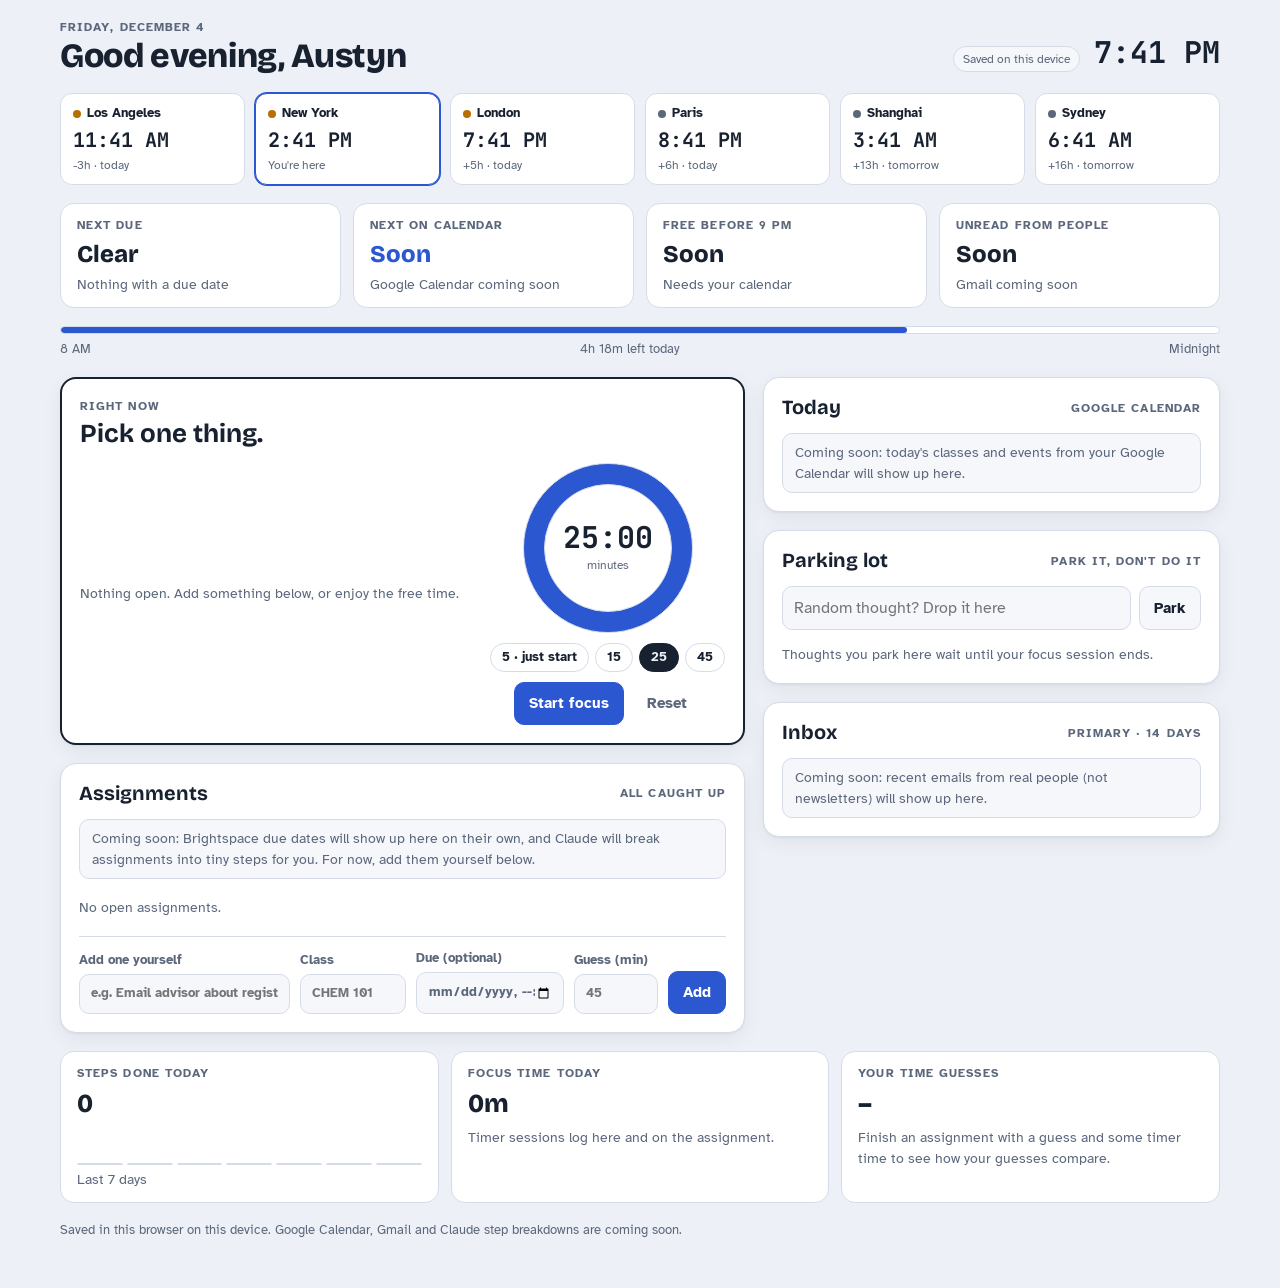
<file: index.html>
<!doctype html>
<html lang="en">
<head>
<meta charset="utf-8">
<meta name="viewport" content="width=device-width,initial-scale=1,viewport-fit=cover">
<title>Trackr</title>
<link rel="preconnect" href="https://fonts.googleapis.com">
<link rel="preconnect" href="https://fonts.gstatic.com" crossorigin>
<link rel="stylesheet" href="https://fonts.googleapis.com/css2?family=Atkinson+Hyperlegible:wght@400;700&family=Bricolage+Grotesque:opsz,wght@12..96,600;12..96,800&family=JetBrains+Mono:wght@500;700&display=swap">
<link rel="stylesheet" href="css/styles.css">
</head>
<body>

<div class="wrap">
  <header class="top">
    <div>
      <div class="eyebrow" id="date"></div>
      <h1 id="greet">Hi, <mark>Austyn</mark></h1>
    </div>
    <div class="clockbox"><span class="sync" id="sync">Saved on this device</span><span class="clock num" id="clock">--:--</span></div>
  </header>

  <section class="world" id="world" aria-label="World clocks"></section>

  <div class="summary">
    <div class="stat"><span class="eyebrow">Next due</span><span class="v num" id="sNext">–</span><span class="s" id="sNextWhat">Loading</span></div>
    <div class="stat"><span class="eyebrow">Next on calendar</span><span class="v num" style="color:var(--pen)">Soon</span><span class="s">Google Calendar coming soon</span></div>
    <div class="stat"><span class="eyebrow">Free before 9 PM</span><span class="v num">Soon</span><span class="s">Needs your calendar</span></div>
    <div class="stat"><span class="eyebrow">Unread from people</span><span class="v num">Soon</span><span class="s">Gmail coming soon</span></div>
  </div>

  <div class="daybar" aria-hidden="true">
    <div class="track"><i id="dayFill"></i></div>
    <div class="row"><span>8 AM</span><span id="dayLeft"></span><span>Midnight</span></div>
  </div>

  <div class="grid">
    <div class="col">
      <section class="panel now" id="nowPanel" aria-label="Right now"></section>

      <section class="panel" aria-labelledby="h-hw">
        <div class="panel-head"><h2 id="h-hw">Assignments</h2><div class="btnrow" style="align-items:center"><span class="eyebrow" id="hwMeta">Loading…</span><button class="btn small ghost" type="button" id="toggleDone" hidden></button></div></div>
        <div class="note">Coming soon: Brightspace due dates will show up here on their own, and Claude will break assignments into tiny steps for you. For now, add them yourself below.</div>
        <div class="tasks" id="hw"></div>
        <form class="add-form" id="addForm" autocomplete="off">
          <label class="f f-title">Add one yourself<input type="text" id="fTitle" placeholder="e.g. Email advisor about registration" required maxlength="120"></label>
          <label class="f">Class<input type="text" id="fCourse" placeholder="CHEM 101" maxlength="60"></label>
          <label class="f">Due (optional)<input type="datetime-local" id="fDue"></label>
          <label class="f">Guess (min)<input type="number" id="fEst" min="5" step="5" placeholder="45"></label>
          <button class="btn primary" type="submit">Add</button>
        </form>
        <div class="note" id="hwNote" hidden></div>
      </section>
    </div>

    <div class="col">
      <section class="panel" aria-labelledby="h-cal">
        <div class="panel-head"><h2 id="h-cal">Today</h2><span class="eyebrow">Google Calendar</span></div>
        <div class="note">Coming soon: today's classes and events from your Google Calendar will show up here.</div>
      </section>

      <section class="panel" aria-labelledby="h-park">
        <div class="panel-head"><h2 id="h-park">Parking lot</h2><span class="eyebrow">Park it, don't do it</span></div>
        <form class="park-form" id="parkForm" autocomplete="off">
          <input type="text" id="parkInput" placeholder="Random thought? Drop it here" aria-label="Thought to park" maxlength="200">
          <button class="btn" type="submit">Park</button>
        </form>
        <ul class="park-list" id="parkList"></ul>
      </section>

      <section class="panel" aria-labelledby="h-mail">
        <div class="panel-head"><h2 id="h-mail">Inbox</h2><span class="eyebrow">Primary · 14 days</span></div>
        <div class="note">Coming soon: recent emails from real people (not newsletters) will show up here.</div>
      </section>
    </div>
  </div>

  <section class="stats" aria-label="How it's going">
    <div class="stat"><span class="eyebrow">Steps done today</span><span class="big num" id="todayCount">0</span><div class="week" id="week"></div><p>Last 7 days</p></div>
    <div class="stat"><span class="eyebrow">Focus time today</span><span class="big num" id="focusToday">0m</span><p>Timer sessions log here and on the assignment.</p></div>
    <div class="stat"><span class="eyebrow">Your time guesses</span><span class="big num" id="estRatio">–</span><p id="estNote">Finish an assignment with a guess and some timer time to see how your guesses compare.</p></div>
  </section>

  <footer>Saved in this browser on this device. Google Calendar, Gmail and Claude step breakdowns are coming soon.</footer>
</div>
<div class="toast" id="toast" hidden></div>

<script src="js/storage.js"></script>
<script src="js/app.js"></script>
</body>
</html>
</file>
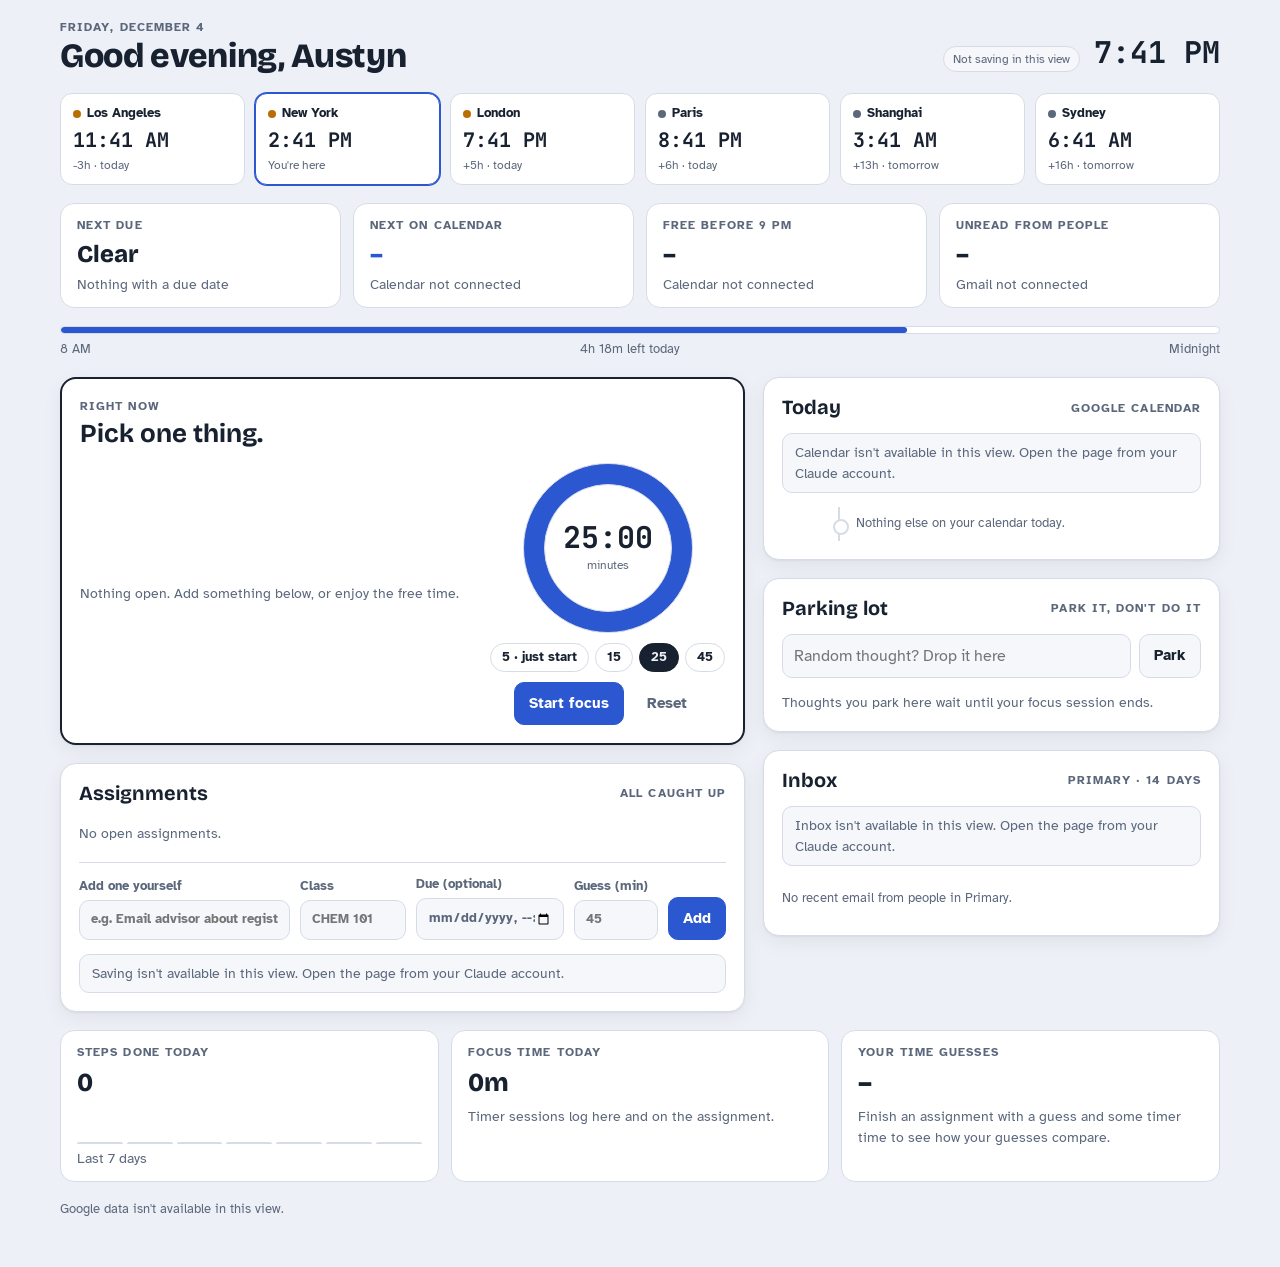
<file: reference/trackr-original.html>
<!doctype html><html><head><meta charset=utf8><meta name=viewport content="width=device-width,initial-scale=1,viewport-fit=cover"><style>:root{color-scheme:light;box-sizing:border-box;padding-top:env(safe-area-inset-top,0px);padding-bottom:env(safe-area-inset-bottom,0px)}html{scroll-padding-top:env(safe-area-inset-top,0px)}body{margin:0;padding:0;font:14px -apple-system,BlinkMacSystemFont,sans-serif;background:#faf9f5;color:#141413}img{max-width:100%}[hidden]:not([hidden=until-found i]){display:none!important}</style></head><body>
<title>Trackr</title>
<link rel="preconnect" href="https://fonts.googleapis.com">
<link rel="preconnect" href="https://fonts.gstatic.com" crossorigin>
<link rel="stylesheet" href="https://fonts.googleapis.com/css2?family=Atkinson+Hyperlegible:wght@400;700&family=Bricolage+Grotesque:opsz,wght@12..96,600;12..96,800&family=JetBrains+Mono:wght@500;700&display=swap">
<style>
:root{
  --bg:#EDF0F6; --surface:#FFFFFF; --surface-2:#F5F7FB; --ink:#18212F; --muted:#5B677B; --line:#D6DCE7;
  --pen:#2B57D0; --pen-ink:#FFFFFF; --pen-soft:#E2E9FB; --hl:#FFD83D; --hl-ink:#231C00;
  --ok:#1E8A55; --warn:#B86E00; --bad:#C43434; --warn-bg:#FFF1D6; --bad-bg:#FDE4E4; --ok-bg:#DDF3E7; --school:#6B3FA0;
  --shadow:0 1px 2px rgba(24,33,47,.06),0 6px 20px rgba(24,33,47,.06);
  --display:"Bricolage Grotesque","Avenir Next","Segoe UI",system-ui,sans-serif;
  --body:"Atkinson Hyperlegible","Segoe UI",system-ui,sans-serif;
  --mono:"JetBrains Mono",ui-monospace,Menlo,Consolas,monospace;
}
@media (prefers-color-scheme:dark){:root:not([data-theme="light"]){
  color-scheme:dark;
  --bg:#10151F; --surface:#18202D; --surface-2:#1F2837; --ink:#E6EBF4; --muted:#9AA6BB; --line:#2C3748;
  --pen:#86A6FF; --pen-ink:#0E1522; --pen-soft:#222D47; --hl:#E9BE2A; --hl-ink:#1B1500;
  --ok:#5FD39A; --warn:#F2B04A; --bad:#FF7A7A; --warn-bg:#3A2C10; --bad-bg:#3D1C1F; --ok-bg:#15352A; --school:#C4A3F0;
  --shadow:0 1px 2px rgba(0,0,0,.3),0 6px 20px rgba(0,0,0,.25);
}}
:root[data-theme="dark"]{
  color-scheme:dark;
  --bg:#10151F; --surface:#18202D; --surface-2:#1F2837; --ink:#E6EBF4; --muted:#9AA6BB; --line:#2C3748;
  --pen:#86A6FF; --pen-ink:#0E1522; --pen-soft:#222D47; --hl:#E9BE2A; --hl-ink:#1B1500;
  --ok:#5FD39A; --warn:#F2B04A; --bad:#FF7A7A; --warn-bg:#3A2C10; --bad-bg:#3D1C1F; --ok-bg:#15352A; --school:#C4A3F0;
  --shadow:0 1px 2px rgba(0,0,0,.3),0 6px 20px rgba(0,0,0,.25);
}
*{box-sizing:border-box}
body{background:var(--bg);color:var(--ink);font:16px/1.5 var(--body);padding-inline:16px;padding-block:18px 48px}
.wrap{max-width:1160px;margin:0 auto;display:flex;flex-direction:column;gap:18px}
h1,h2{font-family:var(--display);margin:0;text-wrap:balance;line-height:1.15}
button,input{font:inherit;color:inherit}
button{cursor:pointer}
a{color:inherit}
:focus-visible{outline:3px solid var(--pen);outline-offset:2px;border-radius:6px}
.eyebrow{font-size:12px;letter-spacing:.09em;text-transform:uppercase;color:var(--muted);font-weight:700}
.muted{color:var(--muted)}
.num{font-variant-numeric:tabular-nums}
.note{font-size:14px;color:var(--muted);background:var(--surface-2);border:1px solid var(--line);border-radius:10px;padding:8px 12px}

header.top{display:flex;flex-wrap:wrap;align-items:flex-end;justify-content:space-between;gap:12px}
header h1{font-size:clamp(26px,4vw,34px);font-weight:800;letter-spacing:-.01em}
header h1 mark{background:none;color:inherit;padding:0}
.world{display:grid;grid-template-columns:repeat(6,minmax(0,1fr));gap:10px}
@media (max-width:900px){.world{grid-template-columns:repeat(3,minmax(0,1fr))}}
@media (max-width:440px){.world{grid-template-columns:repeat(2,minmax(0,1fr))}}
.city{background:var(--surface);border:1px solid var(--line);border-radius:12px;padding:10px 12px;display:flex;flex-direction:column;gap:1px;min-width:0}
.city.home{border-color:var(--pen);box-shadow:0 0 0 1px var(--pen)}
.city .name{font-size:13px;font-weight:700;display:flex;align-items:center;gap:6px;overflow:hidden;text-overflow:ellipsis;white-space:nowrap}
.city .dot{width:8px;height:8px;border-radius:50%;flex:none;background:var(--warn)}
.city .dot.night{background:var(--muted)}
.city .time{font-family:var(--mono);font-weight:700;font-size:20px;font-variant-numeric:tabular-nums}
.city .rel{font-size:12px;color:var(--muted)}
.clockbox{display:flex;align-items:baseline;gap:14px;flex-wrap:wrap}
.clock{font-family:var(--mono);font-weight:700;font-size:30px}
.sync{font-size:12px;padding:3px 9px;border-radius:99px;background:var(--surface-2);border:1px solid var(--line);color:var(--muted)}

.summary{display:grid;grid-template-columns:repeat(4,minmax(0,1fr));gap:12px}
@media (max-width:900px){.summary{grid-template-columns:repeat(2,minmax(0,1fr))}}
@media (max-width:440px){.summary{grid-template-columns:1fr}}
.stat{background:var(--surface);border:1px solid var(--line);border-radius:14px;padding:12px 16px;display:flex;flex-direction:column;gap:2px;min-width:0}
.stat .v{font-family:var(--display);font-weight:800;font-size:24px;overflow-wrap:anywhere}
.stat .s{color:var(--muted);font-size:14px;overflow-wrap:anywhere}

.daybar{display:grid;gap:6px}
.track{height:8px;border-radius:99px;background:var(--surface);border:1px solid var(--line);position:relative;overflow:hidden}
.track i{position:absolute;inset:0 auto 0 0;background:var(--pen);border-radius:99px}
.daybar .row{display:flex;justify-content:space-between;gap:10px;flex-wrap:wrap;font-size:13px;color:var(--muted)}

.grid{display:grid;grid-template-columns:minmax(0,1.5fr) minmax(0,1fr);gap:18px;align-items:start}
@media (max-width:880px){.grid{grid-template-columns:1fr}}
.col{display:flex;flex-direction:column;gap:18px;min-width:0}
.panel{background:var(--surface);border:1px solid var(--line);border-radius:16px;padding:18px;box-shadow:var(--shadow);display:flex;flex-direction:column;gap:14px;min-width:0}
.panel-head{display:flex;justify-content:space-between;align-items:center;gap:10px;flex-wrap:wrap}
.panel-head h2{font-size:20px;font-weight:700}

/* Right now */
.now{border:2px solid var(--ink)}
.now-top{display:grid;grid-template-columns:minmax(0,1fr) auto;gap:20px;align-items:center}
@media (max-width:560px){.now-top{grid-template-columns:1fr}}
.now-task{font-size:15px;color:var(--muted);display:flex;gap:8px;align-items:center;flex-wrap:wrap}
.step-big{font-family:var(--display);font-weight:800;font-size:clamp(22px,2.8vw,28px);line-height:1.2;margin:4px 0 0}
.step-big span{border-left:4px solid var(--pen);padding-left:12px;display:block}
.step-meta{font-size:14px;color:var(--muted);margin:0}
.btnrow{display:flex;gap:8px;flex-wrap:wrap}
.btn{border:1px solid var(--line);background:var(--surface-2);border-radius:10px;padding:9px 14px;font-weight:700;font-size:15px}
.btn:hover{border-color:var(--muted)}
.btn.primary{background:var(--pen);border-color:var(--pen);color:var(--pen-ink)}
.btn.hl{background:var(--ok);border-color:var(--ok);color:var(--surface)}
.btn.small{padding:5px 10px;font-size:13px;border-radius:8px}
.btn.ghost{background:transparent;border-color:transparent;color:var(--muted)}
.btn.ghost:hover{color:var(--ink);border-color:var(--line)}
.btn[disabled]{opacity:.55;cursor:default}
.timer{display:flex;flex-direction:column;align-items:center;gap:10px}
.disc{--p:1;width:170px;height:170px;border-radius:50%;background:conic-gradient(var(--bad) calc(var(--p)*360deg),var(--surface-2) 0);display:grid;place-items:center;border:1px solid var(--line)}
.disc.idle{background:conic-gradient(var(--pen) calc(var(--p)*360deg),var(--surface-2) 0)}
.disc-inner{width:128px;height:128px;border-radius:50%;background:var(--surface);display:grid;place-items:center;text-align:center;border:1px solid var(--line)}
.disc-time{font-family:var(--mono);font-weight:700;font-size:30px;line-height:1}
.disc-sub{font-size:12px;color:var(--muted);margin-top:4px}
.presets{display:flex;gap:6px;flex-wrap:wrap;justify-content:center}
.chip-btn{border:1px solid var(--line);background:var(--surface);border-radius:99px;padding:4px 11px;font-size:13px;font-weight:700}
.chip-btn[aria-pressed="true"]{background:var(--ink);color:var(--bg);border-color:var(--ink)}
.free{font-size:13px;color:var(--muted);text-align:center;max-width:210px}
.free b{color:var(--ink)}
.pick-list{display:flex;flex-direction:column;gap:8px}
.pick{display:flex;justify-content:space-between;align-items:center;gap:10px;padding:10px 12px;border:1px dashed var(--line);border-radius:12px;background:var(--surface-2);text-align:left;width:100%}
.pick:hover{border-style:solid;border-color:var(--pen)}

.chip{display:inline-flex;align-items:center;gap:4px;font-size:12px;font-weight:700;padding:2px 8px;border-radius:99px;border:1px solid var(--line);background:var(--surface-2);color:var(--muted);white-space:nowrap}
.chip.bad{background:var(--bad-bg);color:var(--bad);border-color:transparent}
.chip.warn{background:var(--warn-bg);color:var(--warn);border-color:transparent}
.chip.ok{background:var(--ok-bg);color:var(--ok);border-color:transparent}
.chip.bs{color:var(--pen);background:var(--pen-soft);border-color:transparent}
.chip.school{color:var(--school);border-color:transparent;background:var(--surface-2)}

/* Assignments */
.add-form{display:grid;grid-template-columns:minmax(0,2fr) minmax(0,1fr) minmax(0,1.4fr) 84px auto;gap:10px;align-items:end;padding-top:12px;border-top:1px solid var(--line)}
@media (max-width:760px){.add-form{grid-template-columns:1fr 1fr}.add-form .f-title{grid-column:1/-1}}
input[type=text],input[type=number],input[type=datetime-local]{background:var(--surface-2);border:1px solid var(--line);border-radius:10px;padding:9px 11px;min-width:0;width:100%}
input:focus{border-color:var(--pen);outline:none}
label.f{display:flex;flex-direction:column;gap:4px;font-size:13px;color:var(--muted);font-weight:700;min-width:0}
.tasks{display:flex;flex-direction:column;gap:10px}
.task{border:1px solid var(--line);border-radius:12px;background:var(--surface);overflow:hidden}
.task.focused{border-color:var(--pen);box-shadow:0 0 0 1px var(--pen)}
.task-row{display:grid;grid-template-columns:auto minmax(0,1fr) auto;gap:12px;align-items:center;padding:12px}
.task-title{font-weight:700;overflow-wrap:anywhere}
.task-title a{text-decoration:underline;text-decoration-color:var(--line);text-underline-offset:3px}
.task-title a:hover{text-decoration-color:var(--pen);color:var(--pen)}
.task.done .task-title{text-decoration:line-through;color:var(--muted)}
.task-meta{display:flex;gap:6px;flex-wrap:wrap;margin-top:4px;align-items:center;font-size:13px}
.task-actions{display:flex;gap:6px;flex-wrap:wrap;justify-content:flex-end}
@media (max-width:560px){.task-row{grid-template-columns:auto minmax(0,1fr)}.task-actions{grid-column:1/-1;justify-content:flex-start}}
.check{width:24px;height:24px;border-radius:7px;border:2px solid var(--muted);background:transparent;display:grid;place-items:center;padding:0;flex:none}
.check.on{background:var(--ok);border-color:var(--ok);color:var(--surface)}
.check svg{width:14px;height:14px}
.progress{width:64px;height:6px;background:var(--surface-2);border-radius:99px;overflow:hidden;border:1px solid var(--line)}
.progress i{display:block;height:100%;background:var(--ok)}
.task-body{border-top:1px solid var(--line);background:var(--surface-2);padding:12px;display:flex;flex-direction:column;gap:8px}
.steps{list-style:none;margin:0;padding:0;display:flex;flex-direction:column;gap:6px}
.steps li{display:grid;grid-template-columns:auto minmax(0,1fr) auto;gap:10px;align-items:center}
.steps li.done span{text-decoration:line-through;color:var(--muted)}
.step-form{display:flex;gap:8px}
.empty{color:var(--muted);font-size:14px;margin:0;padding:4px 0}
.confirm{display:flex;gap:8px;align-items:center;flex-wrap:wrap;font-size:14px}

/* Today timeline */
.allday{display:flex;flex-wrap:wrap;gap:6px}
.allday:empty{display:none}
.tl{position:relative;border-left:2px solid var(--line);margin-left:56px;display:flex;flex-direction:column}
.ev{position:relative;padding:7px 0 7px 16px}
.ev .t{position:absolute;left:-64px;top:8px;width:52px;text-align:right;font:12px/1.3 var(--mono);color:var(--muted)}
.ev::before{content:"";position:absolute;left:-7px;top:12px;width:12px;height:12px;border-radius:50%;background:var(--surface);border:2px solid var(--line)}
.ev .title{font-weight:700;display:flex;gap:8px;align-items:center;flex-wrap:wrap}
.ev .sub{color:var(--muted);font-size:13px}
.ev.done{opacity:.5}
.ev.now::before{border-color:var(--pen);background:var(--pen)}
.ev.next::before{border-color:var(--pen)}
.pill{font:700 11px/1 var(--mono);padding:3px 7px;border-radius:99px}
.pill.now{background:var(--pen);color:var(--pen-ink)}
.pill.next{background:var(--pen-soft);color:var(--pen)}
.nowline{position:relative;height:0;margin:2px 0}
.nowline::before{content:"";position:absolute;left:-2px;right:0;top:0;border-top:2px dashed var(--bad)}
.nowline span{position:absolute;left:-64px;top:-8px;width:52px;text-align:right;font:700 12px/1 var(--mono);color:var(--bad)}

/* Inbox */
.mail{list-style:none;margin:0;padding:0;display:flex;flex-direction:column}
.mail li{display:grid;grid-template-columns:4px minmax(0,1fr) auto;gap:12px;padding:9px 0;border-top:1px solid var(--line)}
.mail li:first-child{border-top:0}
.mail li.solo{grid-template-columns:1fr}
.sev{border-radius:2px;background:var(--line)}
.sev.unread{background:var(--pen)}
.from{font-weight:700;overflow:hidden;text-overflow:ellipsis;white-space:nowrap;display:flex;gap:6px;align-items:center}
.subj{font-size:14px;overflow-wrap:anywhere}
.subj a{text-decoration:underline;text-decoration-color:var(--line);text-underline-offset:3px}
.snip{color:var(--muted);font-size:13px;overflow:hidden;text-overflow:ellipsis;white-space:nowrap}
.age{font:12px/1.3 var(--mono);color:var(--muted);text-align:right;white-space:nowrap}

/* Parking */
.park-form{display:flex;gap:8px}
.park-list{display:flex;flex-direction:column;gap:6px;margin:0;padding:0;list-style:none}
.park-list li{display:flex;justify-content:space-between;gap:8px;align-items:center;padding:7px 10px;background:var(--surface-2);border-radius:8px;font-size:15px;overflow-wrap:anywhere}

.stats{display:grid;grid-template-columns:repeat(3,minmax(0,1fr));gap:12px}
@media (max-width:640px){.stats{grid-template-columns:1fr}}
.stats .stat .big{font-family:var(--display);font-size:26px;font-weight:800}
.stats .stat p{margin:2px 0 0;font-size:14px;color:var(--muted)}
.week{display:flex;gap:4px;align-items:flex-end;height:34px;margin-top:6px}
.week i{flex:1;background:var(--pen);border-radius:3px 3px 0 0;min-height:2px}
.week i.zero{background:var(--line)}
footer{color:var(--muted);font-size:13px}

.toast{position:fixed;left:50%;bottom:calc(20px + env(safe-area-inset-bottom,0px));transform:translateX(-50%);background:var(--ink);color:var(--bg);padding:10px 16px;border-radius:10px;font-weight:700;font-size:14px;box-shadow:var(--shadow);max-width:calc(100% - 32px);z-index:10}
@media (prefers-reduced-motion:no-preference){.toast{animation:up .2s ease-out}@keyframes up{from{opacity:0;transform:translate(-50%,8px)}}}
</style>

<div class="wrap">
  <header class="top">
    <div>
      <div class="eyebrow" id="date"></div>
      <h1 id="greet">Hi, <mark>Austyn</mark></h1>
    </div>
    <div class="clockbox"><span class="sync" id="sync">Connecting…</span><span class="clock num" id="clock">--:--</span></div>
  </header>

  <section class="world" id="world" aria-label="World clocks"></section>

  <div class="summary">
    <div class="stat"><span class="eyebrow">Next due</span><span class="v num" id="sNext">–</span><span class="s" id="sNextWhat">Loading</span></div>
    <div class="stat"><span class="eyebrow">Next on calendar</span><span class="v num" id="sCal" style="color:var(--pen)">–</span><span class="s" id="sCalWhat">Loading</span></div>
    <div class="stat"><span class="eyebrow">Free before 9 PM</span><span class="v num" id="sFree">–</span><span class="s" id="sFreeWhat">Loading</span></div>
    <div class="stat"><span class="eyebrow">Unread from people</span><span class="v num" id="sMail">–</span><span class="s" id="sMailWhat">Loading</span></div>
  </div>

  <div class="daybar" aria-hidden="true">
    <div class="track"><i id="dayFill"></i></div>
    <div class="row"><span>8 AM</span><span id="dayLeft"></span><span>Midnight</span></div>
  </div>

  <div class="grid">
    <div class="col">
      <section class="panel now" id="nowPanel" aria-label="Right now"></section>

      <section class="panel" aria-labelledby="h-hw">
        <div class="panel-head"><h2 id="h-hw">Assignments</h2><div class="btnrow" style="align-items:center"><span class="eyebrow" id="hwMeta">Loading…</span><button class="btn small ghost" type="button" id="toggleDone" hidden></button></div></div>
        <div class="note" id="bsNote" hidden></div>
        <div class="tasks" id="hw"></div>
        <form class="add-form" id="addForm" autocomplete="off">
          <label class="f f-title">Add one yourself<input type="text" id="fTitle" placeholder="e.g. Email advisor about registration" required maxlength="120"></label>
          <label class="f">Class<input type="text" id="fCourse" placeholder="CHEM 101" maxlength="60"></label>
          <label class="f">Due (optional)<input type="datetime-local" id="fDue"></label>
          <label class="f">Guess (min)<input type="number" id="fEst" min="5" step="5" placeholder="45"></label>
          <button class="btn primary" type="submit">Add</button>
        </form>
        <div class="note" id="hwNote" hidden></div>
      </section>
    </div>

    <div class="col">
      <section class="panel" aria-labelledby="h-cal">
        <div class="panel-head"><h2 id="h-cal">Today</h2><span class="eyebrow">Google Calendar</span></div>
        <div class="note" id="calNote" hidden></div>
        <div class="allday" id="allday"></div>
        <div class="tl" id="timeline"></div>
      </section>

      <section class="panel" aria-labelledby="h-park">
        <div class="panel-head"><h2 id="h-park">Parking lot</h2><span class="eyebrow">Park it, don't do it</span></div>
        <form class="park-form" id="parkForm" autocomplete="off">
          <input type="text" id="parkInput" placeholder="Random thought? Drop it here" aria-label="Thought to park" maxlength="200">
          <button class="btn" type="submit">Park</button>
        </form>
        <ul class="park-list" id="parkList"></ul>
      </section>

      <section class="panel" aria-labelledby="h-mail">
        <div class="panel-head"><h2 id="h-mail">Inbox</h2><span class="eyebrow">Primary · 14 days</span></div>
        <div class="note" id="mailNote" hidden></div>
        <ul class="mail" id="mail"></ul>
      </section>
    </div>
  </div>

  <section class="stats" aria-label="How it's going">
    <div class="stat"><span class="eyebrow">Steps done today</span><span class="big num" id="todayCount">0</span><div class="week" id="week"></div><p>Last 7 days</p></div>
    <div class="stat"><span class="eyebrow">Focus time today</span><span class="big num" id="focusToday">0m</span><p>Timer sessions log here and on the assignment.</p></div>
    <div class="stat"><span class="eyebrow">Your time guesses</span><span class="big num" id="estRatio">–</span><p id="estNote">Finish an assignment with a guess and some timer time to see how your guesses compare.</p></div>
  </section>

  <footer id="foot">Connecting…</footer>
</div>
<div class="toast" id="toast" hidden></div>

<script>
(function(){
const $ = s => document.querySelector(s);
const esc = s => String(s ?? "").replace(/[&<>"']/g, c => ({"&":"&amp;","<":"&lt;",">":"&gt;",'"':"&quot;","'":"&#39;"}[c]));
const uid = () => Math.random().toString(36).slice(2,10);
const dk = (d=new Date()) => d.getFullYear()+"-"+String(d.getMonth()+1).padStart(2,"0")+"-"+String(d.getDate()).padStart(2,"0");
const CHECK = '<svg viewBox="0 0 16 16" fill="none" stroke="currentColor" stroke-width="2.5" stroke-linecap="round" stroke-linejoin="round"><path d="M3 8.5l3.2 3L13 4.5"/></svg>';
const TZ = Intl.DateTimeFormat().resolvedOptions().timeZone || "America/New_York";
const CAL = "Google Calendar", GMAIL = "Gmail";

function note(id,msg){ const n=$("#"+id); n.textContent=msg||""; n.hidden=!msg; }
function toast(msg){ const el=$("#toast"); el.textContent=msg; el.hidden=false; clearTimeout(toast.t); toast.t=setTimeout(()=>el.hidden=true,2800); }
const short = d => d.toLocaleTimeString([], {hour:"numeric", minute:"2-digit"});
function dur(ms){ const m=Math.max(0,Math.round(ms/60000)); if(m<60) return m+"m"; const h=Math.floor(m/60), r=m%60; return r?`${h}h ${r}m`:`${h}h`; }
const fmtMin = m => dur(m*60000);
function ago(ms){ const h=ms/36e5; if(h<1) return Math.max(1,Math.round(h*60))+"m"; if(h<24) return Math.floor(h)+"h"; return Math.floor(h/24)+"d"; }
function localDate(s){ const [y,m,d]=String(s).slice(0,10).split("-").map(Number); return new Date(y,m-1,d); }
function startOf(ev){ return ev.start && (ev.start.dateTime ? new Date(ev.start.dateTime) : ev.start.date ? localDate(ev.start.date) : null); }
function endOf(ev){ return ev.end && (ev.end.dateTime ? new Date(ev.end.dateTime) : ev.end.date ? localDate(ev.end.date) : null); }
function declined(ev){ return (ev.attendees||[]).some(a=>a.self && a.responseStatus==="declined"); }
function dueInfo(due){
  if(!due) return null; const d=new Date(due); if(isNaN(d)) return null;
  const ms=d-Date.now(), abs=Math.abs(ms), days=Math.floor(abs/864e5), hrs=Math.floor(abs%864e5/36e5), mins=Math.max(1,Math.floor(abs%36e5/6e4));
  const span = days ? days+"d "+hrs+"h" : hrs ? hrs+"h "+mins+"m" : mins+"m";
  return { ms, sev: ms<864e5 ? "bad" : ms<3*864e5 ? "warn" : "ok", label: ms<0 ? span+" late" : "in "+span,
    when: d.toLocaleString([], {weekday:"short", month:"short", day:"numeric", hour:"numeric", minute:"2-digit"}) };
}
function connErr(e, name){
  const c=e&&e.code;
  if(c==="needs_reauth") return name+" needs to be reconnected. Go to claude.ai Settings → Connectors and reconnect it.";
  if(c==="server_not_connected"||c==="selection_required") return name+" isn't connected. Add it in claude.ai Settings → Connectors, then reload.";
  if(c==="not_in_manifest"||c==="consent_required") return name+" access is turned off for this page. Allow it for this page, then reload.";
  if(c==="blocked_by_policy"||c==="approval_required") return "Your account's settings block "+name+" here.";
  if(c==="tool_error") return /scope/i.test(e.message||"") && name==="Gmail" ? "Gmail is connected without permission to read mail. Reconnect it and allow reading email." : name+" returned an error"+(e.message?": "+e.message:".");
  return "Couldn't reach "+name+" just now. It will try again automatically.";
}
const HARD = ["needs_reauth","server_not_connected","blocked_by_policy","approval_required","not_in_manifest","consent_required","tool_error","selection_required"];

/* ================= State ================= */
let db=null, mcp=null, sampleFn=null;
let hwCol=null, doneCol=null, dbReady=false;
let manual=[], doneMap={}, plans={}, parking=[], stats={log:{}, focusLog:{}}, focusId=null;
let calState={loading:true, events:[], allDay:[], err:null};
let bsState={loading:true, found:false, items:[], err:null};
let mailState={loading:true, items:[], err:null};
let lastSync=null, showDone=false;
const expanded=new Set(), busy=new Set();
let confirmDel=null;

/* serialized writes: one in flight per document, latest value wins */
const writing={}, queued={};
function saveDoc(path, data){
  if(!db){ return; }
  queued[path]=data;
  if(writing[path]) return;
  writing[path]=true;
  (async()=>{
    while(queued[path]){
      const d=queued[path]; delete queued[path];
      try{ await db.doc(path).set(d); }
      catch(e){ note("hwNote", e&&e.code==="quota_exceeded" ? "Storage is full. Delete some old assignments, then try again." : "A change didn't save. Check your connection and try again."); }
    }
    writing[path]=false;
  })();
}
const planOf = id => plans[id] || {steps:[], estMin:0, actualMin:0};
function setPlan(id, p){ plans[id]=p; saveDoc("plans/"+id, p); }
function bump(key, n=1){ const o={...(stats[key]||{})}; const k=dk(); o[k]=(o[k]||0)+n; const ks=Object.keys(o).sort(); while(ks.length>30) delete o[ks.shift()]; stats={...stats,[key]:o}; saveDoc("meta/stats", stats); }
function setFocus(id){ focusId=id; saveDoc("meta/focus", {id:id||""}); }

/* ================= Assignments model ================= */
function allAssignments(){
  const bs=bsState.items.map(i=>({...i, done:!!(doneMap[i.id]&&doneMap[i.id].done)}));
  return bs.concat(manual.map(a=>({...a, src:"manual"})));
}
const score = a => { const i=dueInfo(a.due); return i ? i.ms : 9e15; };
const openAssignments = () => allAssignments().filter(a=>!a.done).sort((a,b)=>score(a)-score(b));
const getA = id => allAssignments().find(a=>a.id===id);
const nextStep = id => planOf(id).steps.find(s=>!s.done);

async function write(id, fn){
  if(busy.has(id)) return; busy.add(id); renderHW();
  try{ await fn(); note("hwNote",""); }
  catch(e){ note("hwNote", e&&e.code==="quota_exceeded" ? "Storage is full. Delete some old assignments, then try again." : "That change didn't save. Check your connection and try again."); }
  finally{ busy.delete(id); renderAll(); }
}
function setDone(a, val){
  if(val){ bump("log"); const p=planOf(a.id); toast(p.estMin && p.actualMin ? `Done! Guessed ${fmtMin(p.estMin)}, took ${fmtMin(p.actualMin)}.` : "Done! That counts."); if(focusId===a.id) setFocus(null); }
  if(a.src==="manual") write(a.id, ()=>hwCol.doc(a.id).update({done:val}));
  else write(a.id, ()=>doneCol.doc(a.id).set({done:val, title:a.title, due:a.due}));
}

/* ================= Render ================= */
function renderAll(){ renderHeader(); renderNow(); renderHW(); renderToday(); renderMail(); renderPark(); renderStats(); }

const CITIES=[["Los Angeles","America/Los_Angeles"],["New York","America/New_York"],["London","Europe/London"],["Paris","Europe/Paris"],["Shanghai","Asia/Shanghai"],["Sydney","Australia/Sydney"]];
const HOME_TZ="America/New_York";
function tzParts(tz, d){ const o={}; new Intl.DateTimeFormat("en-US",{timeZone:tz,year:"numeric",month:"numeric",day:"numeric",hour:"numeric",minute:"numeric",hourCycle:"h23"}).formatToParts(d).forEach(p=>o[p.type]=+p.value||p.value); return o; }
function tzOffsetMin(tz, d){ const p=tzParts(tz,d); return Math.round((Date.UTC(p.year,p.month-1,p.day,p.hour%24,p.minute)-Math.floor(d.getTime()/60000)*60000)/60000); }
function renderWorld(){
  const now=new Date(), home=tzParts(HOME_TZ,now), homeOff=tzOffsetMin(HOME_TZ,now);
  const homeDay=Date.UTC(home.year,home.month-1,home.day);
  $("#world").innerHTML=CITIES.map(([name,tz])=>{
    const p=tzParts(tz,now), diffH=(tzOffsetMin(tz,now)-homeOff)/60;
    const dayDiff=Math.round((Date.UTC(p.year,p.month-1,p.day)-homeDay)/864e5);
    const isHome=tz===HOME_TZ, hr=p.hour%24, night=hr<7||hr>=20;
    const rel=isHome?"You're here":`${diffH>0?"+":""}${Number.isInteger(diffH)?diffH:diffH.toFixed(1)}h`+(dayDiff>0?" · tomorrow":dayDiff<0?" · yesterday":" · today");
    const time=now.toLocaleTimeString([],{timeZone:tz,hour:"numeric",minute:"2-digit"});
    return `<div class="city ${isHome?"home":""}"><span class="name"><span class="dot ${night?"night":""}" title="${night?"Night":"Day"}"></span>${name}</span><span class="time">${time}</span><span class="rel">${rel}</span></div>`;
  }).join("");
}
function renderHeader(){
  renderWorld();
  const now=new Date(), h=now.getHours();
  $("#greet").innerHTML=(h<12?"Good morning":h<17?"Good afternoon":"Good evening")+", <mark>Austyn</mark>";
  $("#date").textContent=now.toLocaleDateString([], {weekday:"long", month:"long", day:"numeric"});
  $("#clock").textContent=short(now);
  const start=new Date(now); start.setHours(8,0,0,0); const end=new Date(now); end.setHours(24,0,0,0);
  $("#dayFill").style.width=Math.min(100,Math.max(0,(now-start)/(end-start)*100))+"%";
  const left=end-now; $("#dayLeft").textContent=`${Math.floor(left/36e5)}h ${Math.floor(left%36e5/6e4)}m left today`;
  $("#foot").textContent = mcp ? "Live · Google "+(lastSync ? "synced "+short(new Date(lastSync)) : "syncing…")+" · refreshes every few minutes" : "Google data isn't available in this view.";
  // summary: next due
  const loading = bsState.loading || !dbReady, nx=openAssignments().find(a=>dueInfo(a.due));
  if(loading){ $("#sNext").textContent="–"; $("#sNextWhat").textContent="Loading"; }
  else if(nx){ const i=dueInfo(nx.due); $("#sNext").textContent=i.label; $("#sNext").style.color=i.sev==="bad"?"var(--bad)":""; $("#sNextWhat").textContent=nx.title+(nx.course?" · "+nx.course:""); }
  else { $("#sNext").textContent="Clear"; $("#sNext").style.color=""; $("#sNextWhat").textContent="Nothing with a due date"; }
}

function freeWindow(){
  const now=new Date(); if(calState.loading) return null;
  const cur=calState.events.find(e=>now>=e.S && now<e.E);
  if(cur) return {busy:true, ev:cur};
  const nx=calState.events.find(e=>e.S>now);
  return nx ? {ms:nx.S-now, ev:nx} : null;
}

function renderNow(){
  const el=$("#nowPanel"), a=focusId && getA(focusId);
  const fw=freeWindow();
  const freeHTML = fw ? (fw.busy ? `<div class="free">In <b>${esc(fw.ev.title)}</b> until ${short(fw.ev.E)}</div>` : `<div class="free">Free for <b>${dur(fw.ms)}</b> before ${esc(fw.ev.title)} at ${short(fw.ev.S)}</div>`) : "";
  const timerHTML=`
    <div class="timer">
      <div class="disc ${timer.running?"":"idle"}" id="disc"><div class="disc-inner"><div><div class="disc-time num" id="discTime"></div><div class="disc-sub" id="discSub"></div></div></div></div>
      <div class="presets" role="group" aria-label="Timer length">${[5,15,25,45].map(m=>`<button class="chip-btn" type="button" data-preset="${m}" aria-pressed="${timer.total===m*60}">${m===5?"5 · just start":m}</button>`).join("")}</div>
      <div class="btnrow" style="justify-content:center">
        <button class="btn ${timer.running?"":"primary"}" type="button" id="tStart">${timer.running?"Pause":(timer.remaining<timer.total?"Resume":"Start focus")}</button>
        <button class="btn ghost" type="button" id="tReset">${timer.remaining<timer.total?"Stop & log":"Reset"}</button>
      </div>
      ${freeHTML}
    </div>`;
  if(!a || a.done){
    const picks=openAssignments().slice(0,3);
    el.innerHTML=`
      <div><div class="eyebrow">Right now</div><h2 style="font-size:26px;margin-top:4px">Pick one thing.</h2></div>
      <div class="now-top">
        <div class="pick-list">
          ${picks.length ? picks.map(p=>{ const i=dueInfo(p.due); return `<button class="pick" type="button" data-focus="${esc(p.id)}"><span><strong>${esc(p.title)}</strong><br><span class="muted" style="font-size:14px">${esc(p.course||"No class")}</span></span>${i?`<span class="chip ${i.sev}">${i.label}</span>`:""}</button>`; }).join("")
            + `<p class="step-meta">Your most urgent. Pick one and you only have to look at its next step.</p>`
            : `<p class="empty">${bsState.loading||!dbReady ? "Loading your assignments…" : "Nothing open. Add something below, or enjoy the free time."}</p>`}
        </div>
        ${timerHTML}
      </div>`;
  } else {
    const p=planOf(a.id), s=nextStep(a.id), i=dueInfo(a.due), dn=p.steps.filter(x=>x.done).length;
    el.innerHTML=`
      <div class="panel-head"><div class="eyebrow">Right now</div><button class="btn small ghost" type="button" id="unfocus">Switch task</button></div>
      <div class="now-top">
        <div style="display:flex;flex-direction:column;gap:12px;min-width:0">
          <div class="now-task"><strong style="color:var(--ink)">${esc(a.title)}</strong>${a.course?`<span class="chip">${esc(a.course)}</span>`:""}${i?`<span class="chip ${i.sev}">${i.label}</span>`:""}${a.link?`<a class="chip bs" href="${esc(a.link)}" target="_blank" rel="noopener">Open in Brightspace</a>`:""}</div>
          ${s ? `
            <div><div class="eyebrow">Next tiny step · ${dn+1} of ${p.steps.length}</div><p class="step-big"><span>${esc(s.text)}</span></p></div>
            <div class="btnrow">
              <button class="btn hl" type="button" data-stepdone="${esc(a.id)}|${s.id}">Done, what's next?</button>
              ${sampleFn?`<button class="btn" type="button" data-split="${esc(a.id)}|${s.id}" ${busy.has(s.id)?"disabled":""}>${busy.has(s.id)?"Splitting…":"Still too big? Split it"}</button>`:""}
            </div>` : `
            <div><div class="eyebrow">${p.steps.length?"All steps done":"No steps yet"}</div><p class="step-big"><span>${p.steps.length?"Is the whole thing finished?":"What's the very first move?"}</span></p></div>
            <p class="step-meta">${p.steps.length?"If yes, check it off. If not, add the next step.":"Make it tiny and physical, like “open the doc”."}</p>
            <div class="btnrow">
              ${p.steps.length?`<button class="btn hl" type="button" data-toggle="${esc(a.id)}">Mark assignment done</button>`:""}
              ${sampleFn?`<button class="btn ${p.steps.length?"":"primary"}" type="button" data-breakdown="${esc(a.id)}" ${busy.has("bd"+a.id)?"disabled":""}>${busy.has("bd"+a.id)?"Breaking it down…":"Break it down for me"}</button>`:""}
              <button class="btn" type="button" data-expand="${esc(a.id)}">Add steps myself</button>
            </div>`}
          ${p.steps.length||p.actualMin?`<p class="step-meta">${dn} of ${p.steps.length} steps done${p.estMin?" · guessed ~"+fmtMin(p.estMin):""}${p.actualMin?" · focused "+fmtMin(p.actualMin)+" so far":""}</p>`:""}
        </div>
        ${timerHTML}
      </div>`;
  }
  paintTimer();
}

let hwDirty=false;
function renderHW(){
  const box=$("#hw");
  if(box.contains(document.activeElement) && document.activeElement.tagName==="INPUT"){ hwDirty=true; return; }
  hwDirty=false;
  const all=allAssignments(), now=Date.now();
  const open=all.filter(a=>!a.done).sort((a,b)=>score(a)-score(b));
  const done=all.filter(a=>a.done).sort((a,b)=>score(b)-score(a));
  const rows=showDone?open.concat(done):open, loading=bsState.loading||!dbReady;
  $("#hwMeta").textContent = loading ? "Loading…" : open.length ? `${open.length} open · ${open.filter(a=>{const i=dueInfo(a.due);return i&&i.ms<7*864e5;}).length} due this week` : "All caught up";
  const td=$("#toggleDone"); td.hidden=!done.length; td.textContent=showDone?"Hide finished":`Show finished (${done.length})`;
  if(!bsState.loading){
    if(bsState.err) note("bsNote", connErr(bsState.err, "Google Calendar"));
    else if(!bsState.found && mcp) note("bsNote","Brightspace isn't linked yet. In Google Calendar, go to Other calendars → + → From URL, paste your Brightspace feed link, and add it. Due dates show up here on their own after that.");
    else note("bsNote","");
  }
  box.innerHTML = rows.length ? rows.map(a=>{
    const i=dueInfo(a.due), p=planOf(a.id), n=p.steps.length, d=p.steps.filter(s=>s.done).length, open=expanded.has(a.id), id=esc(a.id);
    const canToggle = a.src==="manual" ? !!hwCol : !!doneCol;
    return `
    <article class="task ${a.done?"done":""} ${focusId===a.id?"focused":""}">
      <div class="task-row">
        <button class="check ${a.done?"on":""}" type="button" data-toggle="${id}" aria-label="${a.done?"Mark not done":"Mark done"}: ${esc(a.title)}" ${busy.has(a.id)||!canToggle?"disabled":""}>${a.done?CHECK:""}</button>
        <div style="min-width:0">
          <div class="task-title">${a.link?`<a href="${esc(a.link)}" target="_blank" rel="noopener" title="Open in Brightspace">${esc(a.title)}</a>`:esc(a.title)}</div>
          <div class="task-meta">
            <span class="chip ${a.src==="brightspace"?"bs":""}">${a.src==="brightspace"?"Brightspace":"Added by you"}</span>
            ${a.course?`<span class="chip">${esc(a.course)}</span>`:""}
            ${i&&!a.done?`<span class="chip ${i.sev}" title="${esc(i.when)}">${i.label}</span>`:""}
            ${i?`<span class="muted">${esc(i.when)}</span>`:""}
            ${p.estMin?`<span class="chip">~${fmtMin(p.estMin)}</span>`:""}
            ${n?`<span class="progress" title="${d} of ${n} steps"><i style="width:${d/n*100}%"></i></span><span class="muted num">${d}/${n}</span>`:""}
          </div>
        </div>
        <div class="task-actions">
          ${!a.done&&focusId!==a.id?`<button class="btn small primary" type="button" data-focus="${id}">Focus</button>`:""}
          ${!a.done&&sampleFn?`<button class="btn small" type="button" data-breakdown="${id}" ${busy.has("bd"+a.id)?"disabled":""}>${busy.has("bd"+a.id)?"Thinking…":"Break down"}</button>`:""}
          <button class="btn small ghost" type="button" data-expand="${id}" aria-expanded="${open}">${open?"Close":"Steps"}</button>
        </div>
      </div>
      ${open?`
      <div class="task-body">
        ${n?`<ul class="steps">${p.steps.map(s=>`<li class="${s.done?"done":""}"><button class="check ${s.done?"on":""}" type="button" data-stepdone="${id}|${s.id}" aria-label="Toggle step">${s.done?CHECK:""}</button><span>${esc(s.text)}</span><button class="btn small ghost" type="button" data-delstep="${id}|${s.id}" aria-label="Delete step">✕</button></li>`).join("")}</ul>`
          :`<p class="empty">Break it into steps small enough that starting feels easy.</p>`}
        <form class="step-form" data-addstep="${id}"><input type="text" id="step-${id}" placeholder="Add a tiny step, e.g. open the rubric" aria-label="New step" maxlength="140"><button class="btn small" type="submit">Add</button></form>
        ${a.src==="manual" ? (confirmDel===a.id
          ? `<div class="confirm"><span>Delete this assignment?</span><button class="btn small" type="button" data-delyes="${id}" style="color:var(--bad)">Delete</button><button class="btn small ghost" type="button" data-delno="1">Keep</button></div>`
          : `<div><button class="btn small ghost" type="button" data-del="${id}" style="color:var(--bad)">Delete assignment</button></div>`) : ""}
      </div>`:""}
    </article>`; }).join("")
  : `<p class="empty">${loading?"Loading your assignments…":"No open assignments."}</p>`;
}
$("#hw").addEventListener("focusout", ()=>setTimeout(()=>{ if(hwDirty) renderHW(); }, 150));

function renderToday(){
  const tl=$("#timeline"), now=new Date(), evs=calState.events;
  $("#allday").innerHTML=calState.allDay.map(e=>`<span class="chip bs">${esc(e.summary||"(No title)")}</span>`).join("");
  let html="", placed=false, next=null, current=null;
  const nowLine=`<div class="nowline"><span>now</span></div>`;
  if(calState.loading) html=`<div class="ev"><div class="sub">Loading your calendar…</div></div>`;
  else if(!evs.length) html=`<div class="ev"><div class="sub">${calState.err?"Calendar unavailable.":"Nothing else on your calendar today."}</div></div>`;
  evs.forEach(ev=>{
    if(!placed && now<ev.S){ html+=nowLine; placed=true; }
    const st = now>=ev.E ? "done" : now>=ev.S ? "now" : (!next ? "next" : "");
    if(st==="now" && !current) current=ev; if(st==="next") next=ev;
    html+=`<div class="ev ${st}"><span class="t">${short(ev.S)}</span><div class="title">${esc(ev.title)}${st==="now"?`<span class="pill now">ends in ${dur(ev.E-now)}</span>`:""}${st==="next"?`<span class="pill next">in ${dur(ev.S-now)}</span>`:""}</div><div class="sub">${short(ev.S)}–${short(ev.E)}${ev.where?" · "+esc(ev.where):""}</div></div>`;
    if(st==="now"){ html+=nowLine; placed=true; }
  });
  if(evs.length && !placed) html+=nowLine;
  tl.innerHTML=html;
  if(calState.loading || (!mcp || calState.err) && !evs.length){ ["#sCal","#sFree"].forEach(s=>$(s).textContent="–"); $("#sCalWhat").textContent=$("#sFreeWhat").textContent=calState.loading?"Loading":"Calendar not connected"; return; }
  if(current && !next){ $("#sCal").textContent="Now"; $("#sCalWhat").textContent=current.title+" · ends "+short(current.E); }
  else if(next){ $("#sCal").textContent="in "+dur(next.S-now); $("#sCalWhat").textContent=next.title+" at "+short(next.S); }
  else { $("#sCal").textContent="Clear"; $("#sCalWhat").textContent="Nothing else today"; }
  const eod=new Date(now); eod.setHours(21,0,0,0);
  let busyMs=0; evs.filter(e=>e.E>now).forEach(e=>{ busyMs+=Math.max(0, Math.min(e.E,eod)-Math.max(e.S,now)); });
  $("#sFree").textContent = now<eod ? dur(Math.max(0,eod-now-busyMs)) : "Day's done";
  $("#sFreeWhat").textContent = now<eod ? `${evs.filter(e=>e.E>now).length} calendar events left` : "Wind down";
}

function renderMail(){
  const list=$("#mail"), items=mailState.items, now=Date.now();
  if(mailState.loading) list.innerHTML=`<li class="solo"><span class="snip">Loading your inbox…</span></li>`;
  else if(!items.length) list.innerHTML=`<li class="solo"><span class="snip">${mailState.err?"Inbox unavailable.":"No recent email from people in Primary."}</span></li>`;
  else list.innerHTML=items.map(m=>`
    <li><span class="sev ${m.unread?"unread":""}"></span>
      <div style="min-width:0"><div class="from">${esc(m.from)}${m.school?`<span class="chip school">School</span>`:""}</div>
        <div class="subj">${m.url?`<a href="${esc(m.url)}" target="_blank" rel="noopener">${esc(m.subject||"(No subject)")}</a>`:esc(m.subject||"(No subject)")}</div>
        <div class="snip">${esc(m.snippet)}</div></div>
      <div class="age">${ago(now-m.at)} ago</div></li>`).join("");
  if(mailState.loading || (!mcp || mailState.err) && !items.length){ $("#sMail").textContent="–"; $("#sMailWhat").textContent=mailState.loading?"Loading":"Gmail not connected"; return; }
  const un=items.filter(m=>m.unread), sc=un.filter(m=>m.school).length;
  $("#sMail").textContent=un.length+(un.length===1?" email":" emails");
  $("#sMailWhat").textContent=un.length?`${sc} school · ${un.length-sc} personal`:"You're caught up";
}

function renderPark(){
  $("#parkList").innerHTML = parking.map(p=>`<li><span>${esc(p.text)}</span><button class="btn small ghost" type="button" data-unpark="${esc(p.id)}">Done</button></li>`).join("")
    || `<li class="muted" style="background:transparent;padding:0;font-size:14px">Thoughts you park here wait until your focus session ends.</li>`;
}

function renderStats(){
  const k=dk(), log=stats.log||{}, fl=stats.focusLog||{};
  $("#todayCount").textContent=log[k]||0;
  const days=[]; for(let i=6;i>=0;i--){ const d=new Date(); d.setDate(d.getDate()-i); days.push(log[dk(d)]||0); }
  const max=Math.max(1,...days);
  $("#week").innerHTML=days.map(v=>`<i class="${v?"":"zero"}" style="height:${Math.max(6,v/max*100)}%"></i>`).join("");
  $("#focusToday").textContent=fmtMin(fl[k]||0);
  const pairs=allAssignments().filter(a=>a.done).map(a=>planOf(a.id)).filter(p=>p.estMin && p.actualMin>=5);
  if(pairs.length){
    const r=pairs.reduce((s,p)=>s+p.actualMin,0)/pairs.reduce((s,p)=>s+p.estMin,0);
    $("#estRatio").textContent=r.toFixed(1)+"×";
    $("#estNote").textContent = r>1.15 ? `Things take about ${r.toFixed(1)}× your guess. Multiply new guesses by that.` : r<.85 ? "You finish faster than you guess." : "Your guesses match reality. Nice.";
  }
}

/* ================= Timer ================= */
const timer={total:25*60, remaining:25*60, endAt:0, running:false, int:null};
let audio=null, wake=null;
function paintTimer(){
  const disc=$("#disc"); if(!disc) return;
  const r=Math.max(0,Math.ceil(timer.remaining));
  $("#discTime").textContent=String(Math.floor(r/60)).padStart(2,"0")+":"+String(r%60).padStart(2,"0");
  disc.style.setProperty("--p", timer.remaining/timer.total);
  $("#discSub").textContent = timer.running ? "ends "+short(new Date(timer.endAt)) : (timer.remaining<timer.total ? "paused" : "minutes");
}
function tick(){
  timer.remaining=(timer.endAt-Date.now())/1000;
  if(timer.remaining<=0){ finish(true); return; }
  paintTimer();
  const s=Math.ceil(timer.remaining); document.title=Math.floor(s/60)+":"+String(s%60).padStart(2,"0")+" · Trackr";
}
function start(){
  try{ audio ||= new (window.AudioContext||window.webkitAudioContext)(); audio.resume(); }catch(e){}
  try{ navigator.wakeLock && navigator.wakeLock.request("screen").then(w=>wake=w).catch(()=>{}); }catch(e){}
  timer.endAt=Date.now()+timer.remaining*1000; timer.running=true;
  clearInterval(timer.int); timer.int=setInterval(tick,250); renderNow();
}
function releaseWake(){ try{ wake && wake.release(); }catch(e){} wake=null; }
function pause(){ timer.running=false; clearInterval(timer.int); timer.remaining=Math.max(0,(timer.endAt-Date.now())/1000); document.title="Trackr"; releaseWake(); renderNow(); }
function finish(complete){
  clearInterval(timer.int);
  const left = timer.running ? Math.max(0,(timer.endAt-Date.now())/1000) : timer.remaining;
  const spent=Math.round((timer.total-left)/60);
  timer.running=false; timer.remaining=timer.total; document.title="Trackr"; releaseWake();
  if(spent>=1){
    bump("focusLog", spent);
    if(focusId){ const p=planOf(focusId); setPlan(focusId, {...p, actualMin:(p.actualMin||0)+spent}); }
  }
  if(complete){ chime(); toast(`${spent} minutes done. Stand up, drink water, take 5.`); }
  else if(spent>=1) toast(`Logged ${spent} min.`);
  renderAll();
}
function chime(){
  if(!audio) return;
  try{ [0,.22,.44].forEach((d,i)=>{ const o=audio.createOscillator(), g=audio.createGain(); o.frequency.value=[660,880,990][i]; o.connect(g); g.connect(audio.destination);
    const t0=audio.currentTime+d; g.gain.setValueAtTime(.0001,t0); g.gain.exponentialRampToValueAtTime(.25,t0+.02); g.gain.exponentialRampToValueAtTime(.0001,t0+.5); o.start(t0); o.stop(t0+.55); }); }catch(e){}
}

/* ================= Claude breakdowns ================= */
function sampleErr(e){
  const c=e&&e.code;
  if(["not_granted","sampling_disabled","not_declared","capability_disabled","capability_removed"].includes(c)){ sampleFn=null; renderAll(); return "Claude isn't available here, so add steps yourself."; }
  if(c==="rate_limited") return "Claude is busy. Try again in a minute.";
  if(c==="cancelled") return "";
  return "That didn't work. Try again, or add a step yourself.";
}
async function breakDown(id){
  const a=getA(id), key="bd"+id; if(!a||!sampleFn||busy.has(key)) return;
  busy.add(key); renderAll();
  const p=planOf(id), existing=p.steps.map(s=>"- "+s.text+(s.done?" (done)":"")).join("\n")||"(none)";
  try{
    const r=await sampleFn.json(
`You help a college student with ADHD get started on schoolwork. Break this assignment into 4 to 7 concrete steps they can do in order.
Rules: the first step takes under 2 minutes and is physical and obvious (like "Open the assignment page"). Every step starts with a verb, is under 12 words, and has a clear finish line. No vague steps like "research" or "work on it".
If some steps already exist, only add the missing next steps after them.
Also give a realistic total time estimate in minutes.

Assignment: ${a.title}
Class: ${a.course||"unknown"}
Existing steps:
${existing}

Reply with only JSON like {"steps":["Open the assignment page","..."],"estimateMin":45}`, {modelTier:"quick"});
    const steps=Array.isArray(r&&r.steps)?r.steps.map(String).filter(Boolean).slice(0,8):[];
    if(!steps.length) throw {code:"upstream_error"};
    const cur=planOf(id);
    setPlan(id, {...cur, steps:cur.steps.concat(steps.map(t=>({id:uid(), text:t.slice(0,140), done:false}))), estMin: cur.estMin || (Number(r.estimateMin)>0 ? Math.round(Number(r.estimateMin)) : 0)});
    expanded.add(id); toast(`Added ${steps.length} steps.`);
  }catch(e){ const m=sampleErr(e); if(m) toast(m); }
  finally{ busy.delete(key); renderAll(); }
}
async function splitStep(aid, sid){
  const a=getA(aid), p=planOf(aid), s=p.steps.find(x=>x.id===sid); if(!a||!s||!sampleFn||busy.has(sid)) return;
  busy.add(sid); renderNow();
  try{
    const r=await sampleFn.json(
`A college student with ADHD is stuck on this step because it feels too big: "${s.text}" (assignment: "${a.title}").
Split it into 2 to 4 smaller steps. The first must take under 2 minutes. Each starts with a verb and is under 10 words.
Reply with only a JSON array of strings.`, {modelTier:"quick"});
    const parts=Array.isArray(r)?r.map(String).filter(Boolean).slice(0,4):[];
    if(!parts.length) throw {code:"upstream_error"};
    const cur=planOf(aid), idx=cur.steps.findIndex(x=>x.id===sid); if(idx<0) return;
    const steps=cur.steps.slice(); steps.splice(idx,1,...parts.map(t=>({id:uid(), text:t.slice(0,140), done:false})));
    setPlan(aid, {...cur, steps}); toast("Split into "+parts.length+" smaller steps.");
  }catch(e){ const m=sampleErr(e); if(m) toast(m); }
  finally{ busy.delete(sid); renderAll(); }
}

/* ================= Events ================= */
document.addEventListener("click", e=>{
  const b=e.target.closest("button"); if(!b) return; const d=b.dataset;
  if(d.preset){ if(timer.running) return toast("Pause the timer to change its length."); timer.total=timer.remaining=+d.preset*60; renderNow(); return; }
  if(b.id==="tStart"){ timer.running?pause():start(); return; }
  if(b.id==="tReset"){ if(timer.running||timer.remaining<timer.total) finish(false); return; }
  if(b.id==="unfocus"){ setFocus(null); renderAll(); return; }
  if(b.id==="toggleDone"){ showDone=!showDone; renderHW(); return; }
  if(d.focus){ setFocus(d.focus); renderAll(); window.scrollTo({top:0, behavior:matchMedia("(prefers-reduced-motion: reduce)").matches?"auto":"smooth"}); return; }
  if(d.toggle){ const a=getA(d.toggle); if(a) setDone(a, !a.done); return; }
  if(d.stepdone){ const [aid,sid]=d.stepdone.split("|"); const p=planOf(aid); const s=p.steps.find(x=>x.id===sid); if(!s) return;
    const steps=p.steps.map(x=>x.id===sid?{...x, done:!x.done}:x); setPlan(aid,{...p, steps});
    if(!s.done){ bump("log"); toast(steps.find(x=>!x.done)?"Nice. Next one's small too.":"Every step done. Finish it off?"); }
    renderAll(); return; }
  if(d.split){ const [aid,sid]=d.split.split("|"); splitStep(aid,sid); return; }
  if(d.breakdown){ breakDown(d.breakdown); return; }
  if(d.expand){ expanded.has(d.expand)?expanded.delete(d.expand):expanded.add(d.expand); renderHW();
    if(expanded.has(d.expand)){ const inp=document.getElementById("step-"+d.expand); if(inp){ inp.scrollIntoView({block:"center"}); inp.focus(); } } return; }
  if(d.delstep){ const [aid,sid]=d.delstep.split("|"); const p=planOf(aid); setPlan(aid,{...p, steps:p.steps.filter(x=>x.id!==sid)}); renderAll(); return; }
  if(d.del){ confirmDel=d.del; renderHW(); return; }
  if(d.delno){ confirmDel=null; renderHW(); return; }
  if(d.delyes){ const id=d.delyes; confirmDel=null; expanded.delete(id); if(focusId===id) setFocus(null); write(id, ()=>hwCol.doc(id).delete()); return; }
  if(d.unpark){ const id=d.unpark; parking=parking.filter(p=>p.id!==id); renderPark(); if(db) db.doc("parking/"+id).delete().catch(()=>{}); return; }
});
document.addEventListener("submit", async e=>{
  e.preventDefault(); const f=e.target;
  if(f.id==="addForm"){
    if(!hwCol){ note("hwNote","Saving isn't available in this view. Open the page from your Claude account."); return; }
    const title=$("#fTitle").value.trim(); if(!title) return;
    const dueStr=$("#fDue").value, est=Math.max(0,parseInt($("#fEst").value,10)||0), course=$("#fCourse").value.trim();
    const btn=f.querySelector("button"); btn.disabled=true;
    try{
      const ref=await hwCol.add({title, course, due: dueStr ? new Date(dueStr).toISOString() : "", done:false, created:new Date().toISOString()});
      if(est) setPlan(ref.id, {steps:[], estMin:est, actualMin:0});
      if(!focusId) setFocus(ref.id);
      f.reset(); note("hwNote",""); toast(sampleFn?"Added. Tap “Break down” to get tiny steps.":"Added. Open Steps to break it into tiny pieces.");
    }catch(err){ note("hwNote", err&&err.code==="quota_exceeded"?"Storage is full. Delete some old assignments, then try again.":"Couldn't add that. Try again."); }
    finally{ btn.disabled=false; }
    return;
  }
  if(f.id==="parkForm"){
    const v=$("#parkInput").value.trim(); if(!v) return;
    const id=uid(), item={id, text:v, created:new Date().toISOString()};
    parking=[item, ...parking]; $("#parkInput").value=""; renderPark(); toast("Parked. Back to it.");
    if(db) db.doc("parking/"+id).set({text:v, created:item.created}).catch(()=>toast("That thought didn't save."));
    return;
  }
  if(f.dataset.addstep){
    const aid=f.dataset.addstep, inp=f.querySelector("input"), v=inp.value.trim(); if(!v) return;
    const p=planOf(aid); setPlan(aid, {...p, steps:p.steps.concat({id:uid(), text:v, done:false})});
    inp.value=""; hwDirty=false; inp.blur(); renderAll();
    const again=document.getElementById("step-"+aid); if(again) again.focus();
  }
});

/* ================= Google wiring (from original Trackr) ================= */
function stamp(res){ const t=res&&res.cache?res.cache.storedAt:Date.now(); if(!lastSync||t>lastSync) lastSync=t; }
const BOT=/(^|[^a-z])(no-?reply|donotreply|do-not-reply|notifications?|mailer|news(letter)?|marketing|info|support|hello|alerts?|updates?)([^a-z]|$)/i;
function parseSender(raw){ raw=String(raw||""); const m=raw.match(/^\s*"?([^"<]*?)"?\s*<([^>]+)>\s*$/); return m?{name:m[1].trim()||m[2], email:m[2].trim()}:{name:raw.split("@")[0]||raw, email:raw}; }
function decode(t){ const d=document.createElement("textarea"); d.innerHTML=String(t||""); return d.value; }
function watchMail(){
  mcp.watchTool(GMAIL, "search_threads", {query:"in:inbox category:primary newer_than:14d", pageSize:30, view:"THREAD_VIEW_MINIMAL"}, evt=>{
    if(evt.type==="data"){
      const threads=((evt.result.payload||{}).threads)||[];
      mailState.items=threads.map(t=>{
        const msgs=(t.messages||[]).slice().sort((a,b)=>new Date(a.date)-new Date(b.date));
        const first=msgs[0]||{}, last=msgs[msgs.length-1]||{}, s=parseSender(last.sender||first.sender);
        const to=[].concat(...msgs.map(x=>x.toRecipients||[]), ...msgs.map(x=>x.ccRecipients||[])).join(" ");
        return {id:t.id, from:s.name, email:s.email, subject:decode(first.subject), snippet:decode(last.snippet||first.snippet),
          at:new Date(last.date||first.date).getTime(), unread:msgs.some(x=>(x.labelIds||[]).includes("UNREAD")),
          school:/@([a-z0-9-]+\.)*nyu\.edu/i.test(to), url:t.viewUrl||last.viewUrl||""};
      }).filter(m=>!BOT.test(m.email)&&!isNaN(m.at)).sort((a,b)=>b.at-a.at).slice(0,8);
      mailState.err=null; note("mailNote",""); stamp(evt.result);
    } else {
      mailState.err=evt.error; if(HARD.includes(evt.error&&evt.error.code)) mailState.items=[];
      note("mailNote", connErr(evt.error,"Gmail"));
    }
    mailState.loading=false; renderMail(); renderHeader();
  }, {refetchInterval:300000});
}
let calWatches=[], calDay=null, calIdsKey="";
const perCal={};
function isBrightspace(c){ return /brightspace|d2l/i.test((c.summary||"")+" "+(c.description||"")) || /@import\.calendar\.google\.com$/.test(c.id||""); }
function isHoliday(c){ return /holiday/i.test(c.id||""); }
function rebuildToday(){
  const timed=[], allDay=[];
  Object.values(perCal).forEach(list=>list.forEach(ev=>{
    if(ev.status==="cancelled"||declined(ev)) return;
    if(ev.start&&ev.start.date&&!ev.start.dateTime){ allDay.push(ev); return; }
    const S=startOf(ev), E=endOf(ev); if(!S||!E) return;
    timed.push({S,E,title:ev.summary||"(No title)", where:ev.location||""});
  }));
  timed.sort((a,b)=>a.S-b.S); calState.events=timed; calState.allDay=allDay;
}
function watchDay(calendars){
  calWatches.forEach(u=>u()); calWatches=[]; Object.keys(perCal).forEach(k=>delete perCal[k]);
  const now=new Date(); calDay=dk(now);
  const s=new Date(now); s.setHours(0,0,0,0); const e=new Date(s); e.setDate(e.getDate()+1);
  const dayCals=calendars.filter(c=>!isBrightspace(c)), bsCals=calendars.filter(isBrightspace);
  let pending=dayCals.length;
  if(!pending){ calState.loading=false; renderAll(); }
  dayCals.forEach(c=>{
    calWatches.push(mcp.watchTool(CAL, "list_events",
      {calendarId:c.id, startTime:s.toISOString(), endTime:e.toISOString(), orderBy:"startTime", pageSize:100, timeZone:TZ},
      evt=>{
        if(evt.type==="data"){ const p=evt.result.payload||{}; perCal[c.id]=Array.isArray(p.events)?p.events:[]; stamp(evt.result); calState.err=null; note("calNote",""); }
        else { calState.err=evt.error; if(HARD.includes(evt.error&&evt.error.code)) delete perCal[c.id]; note("calNote", connErr(evt.error,"Google Calendar")); }
        if(pending>0) pending--; if(pending<=0) calState.loading=false;
        rebuildToday(); renderToday(); renderNow(); renderHeader();
      }, {refetchInterval:300000}));
  });
  bsState.found=bsCals.length>0;
  const bsPer={};
  if(!bsCals.length){ bsState.items=[]; bsState.loading=false; renderAll(); }
  const from=new Date(s); from.setDate(from.getDate()-3); const to=new Date(s); to.setDate(to.getDate()+60);
  bsCals.forEach(c=>{
    calWatches.push(mcp.watchTool(CAL, "list_events",
      {calendarId:c.id, startTime:from.toISOString(), endTime:to.toISOString(), orderBy:"startTime", pageSize:250, timeZone:TZ},
      evt=>{
        if(evt.type==="data"){
          const p=evt.result.payload||{}; stamp(evt.result); const seen=new Set();
          bsPer[c.id]=(Array.isArray(p.events)?p.events:[])
            .filter(ev=>ev.status!=="cancelled" && !/-\s*Availability (Ends|Starts)\s*$/i.test(ev.summary||""))
            .map(ev=>{
              let due;
              if(ev.end&&ev.end.dateTime) due=new Date(ev.end.dateTime);
              else if(ev.start&&ev.start.date){ due=localDate(ev.start.date); due.setHours(23,59,0,0); }
              else due=startOf(ev);
              const title=(ev.summary||"(Untitled)").replace(/^Quiz Special Access:\s*/i,"").replace(/\s*-\s*Due\s*$/i,"").trim();
              const links=(ev.description||"").match(/https:\/\/brightspace\.nyu\.edu\/\S+/g)||[];
              const link=links.find(u=>!/\/calendar\//.test(u))||links[0]||"";
              return {id:"bs_"+String(ev.id).replace(/[^A-Za-z0-9_\-.~:@+]/g,"_").slice(0,180), title, course:ev.location||"", due:due&&!isNaN(due)?due.toISOString():null, link, src:"brightspace"};
            })
            .filter(i=>{ if(!i.due) return false; const k=i.title+"|"+i.due; if(seen.has(k)) return false; seen.add(k); return true; });
          bsState.err=null;
        } else bsState.err=evt.error;
        bsState.items=Object.values(bsPer).flat(); bsState.loading=false; renderAll();
      }, {refetchInterval:600000}));
  });
}

/* ================= Boot ================= */
(async()=>{
  const C=window.claude, use=n=>C&&C.use?C.use(n):Promise.resolve(null);
  use("sample").then(s=>{ if(s){ sampleFn=s; renderAll(); } });
  const [d, m]=await Promise.all([use("db"), use("mcp")]);
  if(d){
    db=d; hwCol=db.collection("assignments"); doneCol=db.collection("done");
    let got={a:0,b:0};
    const ready=()=>{ dbReady=got.a&&got.b; };
    hwCol.onSnapshot(s=>{ manual=s.docs.map(x=>({id:x.id,...x.data()})).filter(x=>x.title); got.a=1; ready(); renderAll(); },
      ()=>{ hwCol=null; got.a=1; ready(); note("hwNote","Your saved assignments stopped syncing. Reload the page to reconnect."); renderAll(); });
    doneCol.onSnapshot(s=>{ doneMap={}; s.docs.forEach(x=>doneMap[x.id]=x.data()); got.b=1; ready(); renderAll(); },
      ()=>{ doneCol=null; got.b=1; ready(); renderAll(); });
    db.collection("plans").onSnapshot(s=>{ s.docs.forEach(x=>{ if(!writing["plans/"+x.id] && !queued["plans/"+x.id]) plans[x.id]=x.data(); }); renderAll(); }, ()=>{});
    db.collection("parking").orderBy("created","desc").onSnapshot(s=>{ parking=s.docs.map(x=>({id:x.id,...x.data()})); renderPark(); }, ()=>{});
    db.doc("meta/stats").onSnapshot(s=>{ if(s.exists && !writing["meta/stats"] && !queued["meta/stats"]){ const v=s.data(); stats={log:v.log||{}, focusLog:v.focusLog||{}}; renderStats(); } }, ()=>{});
    db.doc("meta/focus").onSnapshot(s=>{ if(s.exists && !writing["meta/focus"] && !queued["meta/focus"]){ focusId=s.data().id||null; renderAll(); } }, ()=>{});
    $("#sync").textContent="Synced";
  } else {
    dbReady=true; $("#sync").textContent="Not saving in this view";
    note("hwNote","Saving isn't available in this view. Open the page from your Claude account.");
  }
  if(!m){ calState.loading=false; bsState.loading=false; mailState.loading=false;
    note("calNote","Calendar isn't available in this view. Open the page from your Claude account.");
    note("mailNote","Inbox isn't available in this view. Open the page from your Claude account."); renderAll(); return; }
  mcp=m; watchMail();
  mcp.watchTool(CAL, "list_calendars", {}, evt=>{
    if(evt.type==="data"){
      const cals=((evt.result.payload||{}).calendars||[]).filter(c=>c&&c.id&&!isHoliday(c));
      const key=cals.map(c=>c.id).sort().join("|");
      if(key!==calIdsKey || calDay!==dk(new Date())){ calIdsKey=key; watchDay(cals); }
    } else { calState.loading=false; bsState.loading=false; calState.err=evt.error; bsState.err=evt.error; note("calNote", connErr(evt.error,"Google Calendar")); renderAll(); }
  }, {refetchInterval:900000});
})();

renderAll();
setInterval(()=>{ renderHeader(); renderToday(); if(!timer.running) renderNow(); renderHW();
  if(mcp && calDay && calDay!==dk(new Date())){ calIdsKey=""; try{ mcp.invalidate(CAL,"list_calendars").catch(()=>{}); }catch(e){} } }, 30000);
document.addEventListener("visibilitychange", ()=>{ if(!document.hidden){ renderHeader(); if(timer.running) tick(); } });
})();
</script>

</body></html>
</file>
<file: css/styles.css>
/* Base rules the Claude artifact wrapper used to provide */
:root{padding-top:env(safe-area-inset-top,0px);padding-bottom:env(safe-area-inset-bottom,0px)}
html{scroll-padding-top:env(safe-area-inset-top,0px)}
body{margin:0}
img{max-width:100%}
[hidden]:not([hidden=until-found i]){display:none!important}

:root{
  --bg:#EDF0F6; --surface:#FFFFFF; --surface-2:#F5F7FB; --ink:#18212F; --muted:#5B677B; --line:#D6DCE7;
  --pen:#2B57D0; --pen-ink:#FFFFFF; --pen-soft:#E2E9FB; --hl:#FFD83D; --hl-ink:#231C00;
  --ok:#1E8A55; --warn:#B86E00; --bad:#C43434; --warn-bg:#FFF1D6; --bad-bg:#FDE4E4; --ok-bg:#DDF3E7; --school:#6B3FA0;
  --shadow:0 1px 2px rgba(24,33,47,.06),0 6px 20px rgba(24,33,47,.06);
  --display:"Bricolage Grotesque","Avenir Next","Segoe UI",system-ui,sans-serif;
  --body:"Atkinson Hyperlegible","Segoe UI",system-ui,sans-serif;
  --mono:"JetBrains Mono",ui-monospace,Menlo,Consolas,monospace;
}
@media (prefers-color-scheme:dark){:root:not([data-theme="light"]){
  color-scheme:dark;
  --bg:#10151F; --surface:#18202D; --surface-2:#1F2837; --ink:#E6EBF4; --muted:#9AA6BB; --line:#2C3748;
  --pen:#86A6FF; --pen-ink:#0E1522; --pen-soft:#222D47; --hl:#E9BE2A; --hl-ink:#1B1500;
  --ok:#5FD39A; --warn:#F2B04A; --bad:#FF7A7A; --warn-bg:#3A2C10; --bad-bg:#3D1C1F; --ok-bg:#15352A; --school:#C4A3F0;
  --shadow:0 1px 2px rgba(0,0,0,.3),0 6px 20px rgba(0,0,0,.25);
}}
:root[data-theme="dark"]{
  color-scheme:dark;
  --bg:#10151F; --surface:#18202D; --surface-2:#1F2837; --ink:#E6EBF4; --muted:#9AA6BB; --line:#2C3748;
  --pen:#86A6FF; --pen-ink:#0E1522; --pen-soft:#222D47; --hl:#E9BE2A; --hl-ink:#1B1500;
  --ok:#5FD39A; --warn:#F2B04A; --bad:#FF7A7A; --warn-bg:#3A2C10; --bad-bg:#3D1C1F; --ok-bg:#15352A; --school:#C4A3F0;
  --shadow:0 1px 2px rgba(0,0,0,.3),0 6px 20px rgba(0,0,0,.25);
}
*{box-sizing:border-box}
body{background:var(--bg);color:var(--ink);font:16px/1.5 var(--body);padding-inline:16px;padding-block:18px 48px}
.wrap{max-width:1160px;margin:0 auto;display:flex;flex-direction:column;gap:18px}
h1,h2{font-family:var(--display);margin:0;text-wrap:balance;line-height:1.15}
button,input{font:inherit;color:inherit}
button{cursor:pointer}
a{color:inherit}
:focus-visible{outline:3px solid var(--pen);outline-offset:2px;border-radius:6px}
.eyebrow{font-size:12px;letter-spacing:.09em;text-transform:uppercase;color:var(--muted);font-weight:700}
.muted{color:var(--muted)}
.num{font-variant-numeric:tabular-nums}
.note{font-size:14px;color:var(--muted);background:var(--surface-2);border:1px solid var(--line);border-radius:10px;padding:8px 12px}

header.top{display:flex;flex-wrap:wrap;align-items:flex-end;justify-content:space-between;gap:12px}
header h1{font-size:clamp(26px,4vw,34px);font-weight:800;letter-spacing:-.01em}
header h1 mark{background:none;color:inherit;padding:0}
.world{display:grid;grid-template-columns:repeat(6,minmax(0,1fr));gap:10px}
@media (max-width:900px){.world{grid-template-columns:repeat(3,minmax(0,1fr))}}
@media (max-width:440px){.world{grid-template-columns:repeat(2,minmax(0,1fr))}}
.city{background:var(--surface);border:1px solid var(--line);border-radius:12px;padding:10px 12px;display:flex;flex-direction:column;gap:1px;min-width:0}
.city.home{border-color:var(--pen);box-shadow:0 0 0 1px var(--pen)}
.city .name{font-size:13px;font-weight:700;display:flex;align-items:center;gap:6px;overflow:hidden;text-overflow:ellipsis;white-space:nowrap}
.city .dot{width:8px;height:8px;border-radius:50%;flex:none;background:var(--warn)}
.city .dot.night{background:var(--muted)}
.city .time{font-family:var(--mono);font-weight:700;font-size:20px;font-variant-numeric:tabular-nums}
.city .rel{font-size:12px;color:var(--muted)}
.clockbox{display:flex;align-items:baseline;gap:14px;flex-wrap:wrap}
.clock{font-family:var(--mono);font-weight:700;font-size:30px}
.sync{font-size:12px;padding:3px 9px;border-radius:99px;background:var(--surface-2);border:1px solid var(--line);color:var(--muted)}

.summary{display:grid;grid-template-columns:repeat(4,minmax(0,1fr));gap:12px}
@media (max-width:900px){.summary{grid-template-columns:repeat(2,minmax(0,1fr))}}
@media (max-width:440px){.summary{grid-template-columns:1fr}}
.stat{background:var(--surface);border:1px solid var(--line);border-radius:14px;padding:12px 16px;display:flex;flex-direction:column;gap:2px;min-width:0}
.stat .v{font-family:var(--display);font-weight:800;font-size:24px;overflow-wrap:anywhere}
.stat .s{color:var(--muted);font-size:14px;overflow-wrap:anywhere}

.daybar{display:grid;gap:6px}
.track{height:8px;border-radius:99px;background:var(--surface);border:1px solid var(--line);position:relative;overflow:hidden}
.track i{position:absolute;inset:0 auto 0 0;background:var(--pen);border-radius:99px}
.daybar .row{display:flex;justify-content:space-between;gap:10px;flex-wrap:wrap;font-size:13px;color:var(--muted)}

.grid{display:grid;grid-template-columns:minmax(0,1.5fr) minmax(0,1fr);gap:18px;align-items:start}
@media (max-width:880px){.grid{grid-template-columns:1fr}}
.col{display:flex;flex-direction:column;gap:18px;min-width:0}
.panel{background:var(--surface);border:1px solid var(--line);border-radius:16px;padding:18px;box-shadow:var(--shadow);display:flex;flex-direction:column;gap:14px;min-width:0}
.panel-head{display:flex;justify-content:space-between;align-items:center;gap:10px;flex-wrap:wrap}
.panel-head h2{font-size:20px;font-weight:700}

/* Right now */
.now{border:2px solid var(--ink)}
.now-top{display:grid;grid-template-columns:minmax(0,1fr) auto;gap:20px;align-items:center}
@media (max-width:560px){.now-top{grid-template-columns:1fr}}
.now-task{font-size:15px;color:var(--muted);display:flex;gap:8px;align-items:center;flex-wrap:wrap}
.step-big{font-family:var(--display);font-weight:800;font-size:clamp(22px,2.8vw,28px);line-height:1.2;margin:4px 0 0}
.step-big span{border-left:4px solid var(--pen);padding-left:12px;display:block}
.step-meta{font-size:14px;color:var(--muted);margin:0}
.btnrow{display:flex;gap:8px;flex-wrap:wrap}
.btn{border:1px solid var(--line);background:var(--surface-2);border-radius:10px;padding:9px 14px;font-weight:700;font-size:15px}
.btn:hover{border-color:var(--muted)}
.btn.primary{background:var(--pen);border-color:var(--pen);color:var(--pen-ink)}
.btn.hl{background:var(--ok);border-color:var(--ok);color:var(--surface)}
.btn.small{padding:5px 10px;font-size:13px;border-radius:8px}
.btn.ghost{background:transparent;border-color:transparent;color:var(--muted)}
.btn.ghost:hover{color:var(--ink);border-color:var(--line)}
.btn[disabled]{opacity:.55;cursor:default}
.timer{display:flex;flex-direction:column;align-items:center;gap:10px}
.disc{--p:1;width:170px;height:170px;border-radius:50%;background:conic-gradient(var(--bad) calc(var(--p)*360deg),var(--surface-2) 0);display:grid;place-items:center;border:1px solid var(--line)}
.disc.idle{background:conic-gradient(var(--pen) calc(var(--p)*360deg),var(--surface-2) 0)}
.disc-inner{width:128px;height:128px;border-radius:50%;background:var(--surface);display:grid;place-items:center;text-align:center;border:1px solid var(--line)}
.disc-time{font-family:var(--mono);font-weight:700;font-size:30px;line-height:1}
.disc-sub{font-size:12px;color:var(--muted);margin-top:4px}
.presets{display:flex;gap:6px;flex-wrap:wrap;justify-content:center}
.chip-btn{border:1px solid var(--line);background:var(--surface);border-radius:99px;padding:4px 11px;font-size:13px;font-weight:700}
.chip-btn[aria-pressed="true"]{background:var(--ink);color:var(--bg);border-color:var(--ink)}
.free{font-size:13px;color:var(--muted);text-align:center;max-width:210px}
.free b{color:var(--ink)}
.pick-list{display:flex;flex-direction:column;gap:8px}
.pick{display:flex;justify-content:space-between;align-items:center;gap:10px;padding:10px 12px;border:1px dashed var(--line);border-radius:12px;background:var(--surface-2);text-align:left;width:100%}
.pick:hover{border-style:solid;border-color:var(--pen)}

.chip{display:inline-flex;align-items:center;gap:4px;font-size:12px;font-weight:700;padding:2px 8px;border-radius:99px;border:1px solid var(--line);background:var(--surface-2);color:var(--muted);white-space:nowrap}
.chip.bad{background:var(--bad-bg);color:var(--bad);border-color:transparent}
.chip.warn{background:var(--warn-bg);color:var(--warn);border-color:transparent}
.chip.ok{background:var(--ok-bg);color:var(--ok);border-color:transparent}
.chip.bs{color:var(--pen);background:var(--pen-soft);border-color:transparent}
.chip.school{color:var(--school);border-color:transparent;background:var(--surface-2)}

/* Assignments */
.add-form{display:grid;grid-template-columns:minmax(0,2fr) minmax(0,1fr) minmax(0,1.4fr) 84px auto;gap:10px;align-items:end;padding-top:12px;border-top:1px solid var(--line)}
@media (max-width:760px){.add-form{grid-template-columns:1fr 1fr}.add-form .f-title{grid-column:1/-1}}
input[type=text],input[type=number],input[type=datetime-local]{background:var(--surface-2);border:1px solid var(--line);border-radius:10px;padding:9px 11px;min-width:0;width:100%}
input:focus{border-color:var(--pen);outline:none}
label.f{display:flex;flex-direction:column;gap:4px;font-size:13px;color:var(--muted);font-weight:700;min-width:0}
.tasks{display:flex;flex-direction:column;gap:10px}
.task{border:1px solid var(--line);border-radius:12px;background:var(--surface);overflow:hidden}
.task.focused{border-color:var(--pen);box-shadow:0 0 0 1px var(--pen)}
.task-row{display:grid;grid-template-columns:auto minmax(0,1fr) auto;gap:12px;align-items:center;padding:12px}
.task-title{font-weight:700;overflow-wrap:anywhere}
.task-title a{text-decoration:underline;text-decoration-color:var(--line);text-underline-offset:3px}
.task-title a:hover{text-decoration-color:var(--pen);color:var(--pen)}
.task.done .task-title{text-decoration:line-through;color:var(--muted)}
.task-meta{display:flex;gap:6px;flex-wrap:wrap;margin-top:4px;align-items:center;font-size:13px}
.task-actions{display:flex;gap:6px;flex-wrap:wrap;justify-content:flex-end}
@media (max-width:560px){.task-row{grid-template-columns:auto minmax(0,1fr)}.task-actions{grid-column:1/-1;justify-content:flex-start}}
.check{width:24px;height:24px;border-radius:7px;border:2px solid var(--muted);background:transparent;display:grid;place-items:center;padding:0;flex:none}
.check.on{background:var(--ok);border-color:var(--ok);color:var(--surface)}
.check svg{width:14px;height:14px}
.progress{width:64px;height:6px;background:var(--surface-2);border-radius:99px;overflow:hidden;border:1px solid var(--line)}
.progress i{display:block;height:100%;background:var(--ok)}
.task-body{border-top:1px solid var(--line);background:var(--surface-2);padding:12px;display:flex;flex-direction:column;gap:8px}
.steps{list-style:none;margin:0;padding:0;display:flex;flex-direction:column;gap:6px}
.steps li{display:grid;grid-template-columns:auto minmax(0,1fr) auto;gap:10px;align-items:center}
.steps li.done span{text-decoration:line-through;color:var(--muted)}
.step-form{display:flex;gap:8px}
.empty{color:var(--muted);font-size:14px;margin:0;padding:4px 0}
.confirm{display:flex;gap:8px;align-items:center;flex-wrap:wrap;font-size:14px}

/* Today timeline */
.allday{display:flex;flex-wrap:wrap;gap:6px}
.allday:empty{display:none}
.tl{position:relative;border-left:2px solid var(--line);margin-left:56px;display:flex;flex-direction:column}
.ev{position:relative;padding:7px 0 7px 16px}
.ev .t{position:absolute;left:-64px;top:8px;width:52px;text-align:right;font:12px/1.3 var(--mono);color:var(--muted)}
.ev::before{content:"";position:absolute;left:-7px;top:12px;width:12px;height:12px;border-radius:50%;background:var(--surface);border:2px solid var(--line)}
.ev .title{font-weight:700;display:flex;gap:8px;align-items:center;flex-wrap:wrap}
.ev .sub{color:var(--muted);font-size:13px}
.ev.done{opacity:.5}
.ev.now::before{border-color:var(--pen);background:var(--pen)}
.ev.next::before{border-color:var(--pen)}
.pill{font:700 11px/1 var(--mono);padding:3px 7px;border-radius:99px}
.pill.now{background:var(--pen);color:var(--pen-ink)}
.pill.next{background:var(--pen-soft);color:var(--pen)}
.nowline{position:relative;height:0;margin:2px 0}
.nowline::before{content:"";position:absolute;left:-2px;right:0;top:0;border-top:2px dashed var(--bad)}
.nowline span{position:absolute;left:-64px;top:-8px;width:52px;text-align:right;font:700 12px/1 var(--mono);color:var(--bad)}

/* Inbox */
.mail{list-style:none;margin:0;padding:0;display:flex;flex-direction:column}
.mail li{display:grid;grid-template-columns:4px minmax(0,1fr) auto;gap:12px;padding:9px 0;border-top:1px solid var(--line)}
.mail li:first-child{border-top:0}
.mail li.solo{grid-template-columns:1fr}
.sev{border-radius:2px;background:var(--line)}
.sev.unread{background:var(--pen)}
.from{font-weight:700;overflow:hidden;text-overflow:ellipsis;white-space:nowrap;display:flex;gap:6px;align-items:center}
.subj{font-size:14px;overflow-wrap:anywhere}
.subj a{text-decoration:underline;text-decoration-color:var(--line);text-underline-offset:3px}
.snip{color:var(--muted);font-size:13px;overflow:hidden;text-overflow:ellipsis;white-space:nowrap}
.age{font:12px/1.3 var(--mono);color:var(--muted);text-align:right;white-space:nowrap}

/* Parking */
.park-form{display:flex;gap:8px}
.park-list{display:flex;flex-direction:column;gap:6px;margin:0;padding:0;list-style:none}
.park-list li{display:flex;justify-content:space-between;gap:8px;align-items:center;padding:7px 10px;background:var(--surface-2);border-radius:8px;font-size:15px;overflow-wrap:anywhere}

.stats{display:grid;grid-template-columns:repeat(3,minmax(0,1fr));gap:12px}
@media (max-width:640px){.stats{grid-template-columns:1fr}}
.stats .stat .big{font-family:var(--display);font-size:26px;font-weight:800}
.stats .stat p{margin:2px 0 0;font-size:14px;color:var(--muted)}
.week{display:flex;gap:4px;align-items:flex-end;height:34px;margin-top:6px}
.week i{flex:1;background:var(--pen);border-radius:3px 3px 0 0;min-height:2px}
.week i.zero{background:var(--line)}
footer{color:var(--muted);font-size:13px}

.toast{position:fixed;left:50%;bottom:calc(20px + env(safe-area-inset-bottom,0px));transform:translateX(-50%);background:var(--ink);color:var(--bg);padding:10px 16px;border-radius:10px;font-weight:700;font-size:14px;box-shadow:var(--shadow);max-width:calc(100% - 32px);z-index:10}
@media (prefers-reduced-motion:no-preference){.toast{animation:up .2s ease-out}@keyframes up{from{opacity:0;transform:translate(-50%,8px)}}}
</file>
